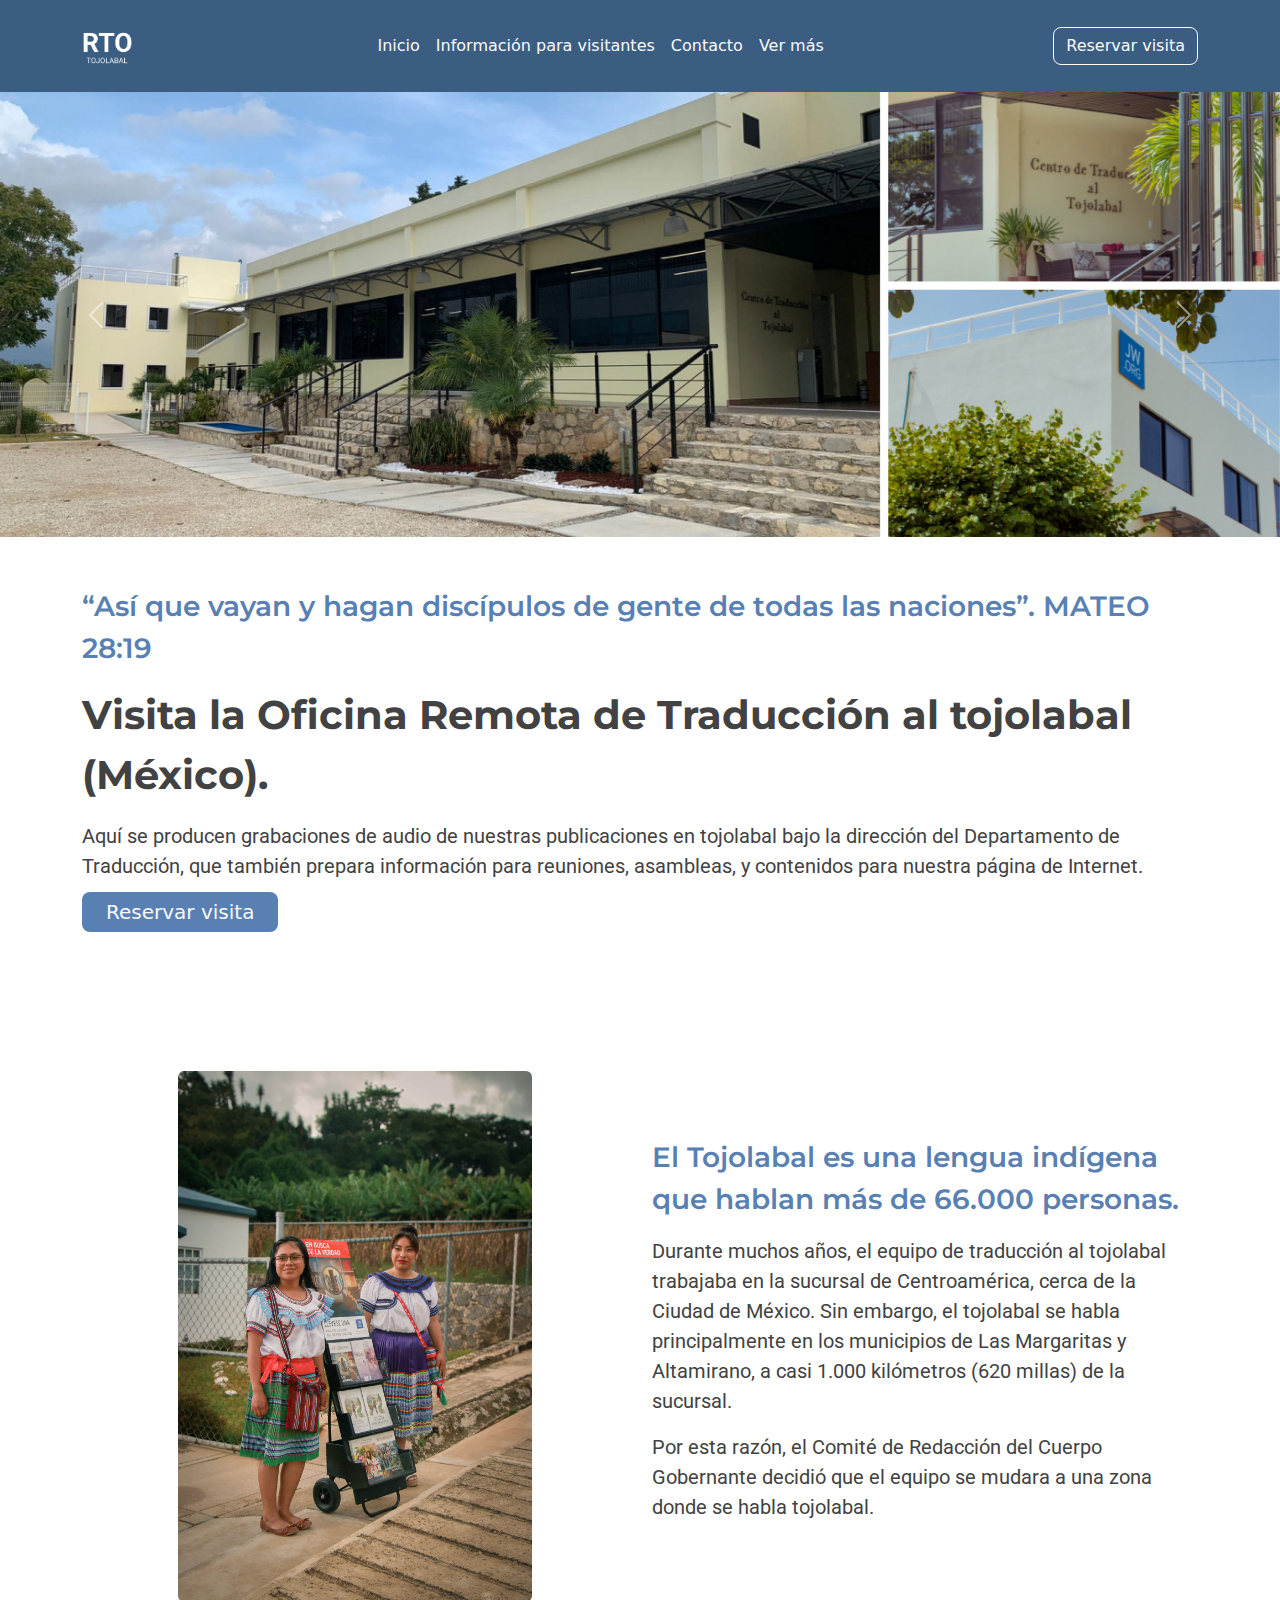
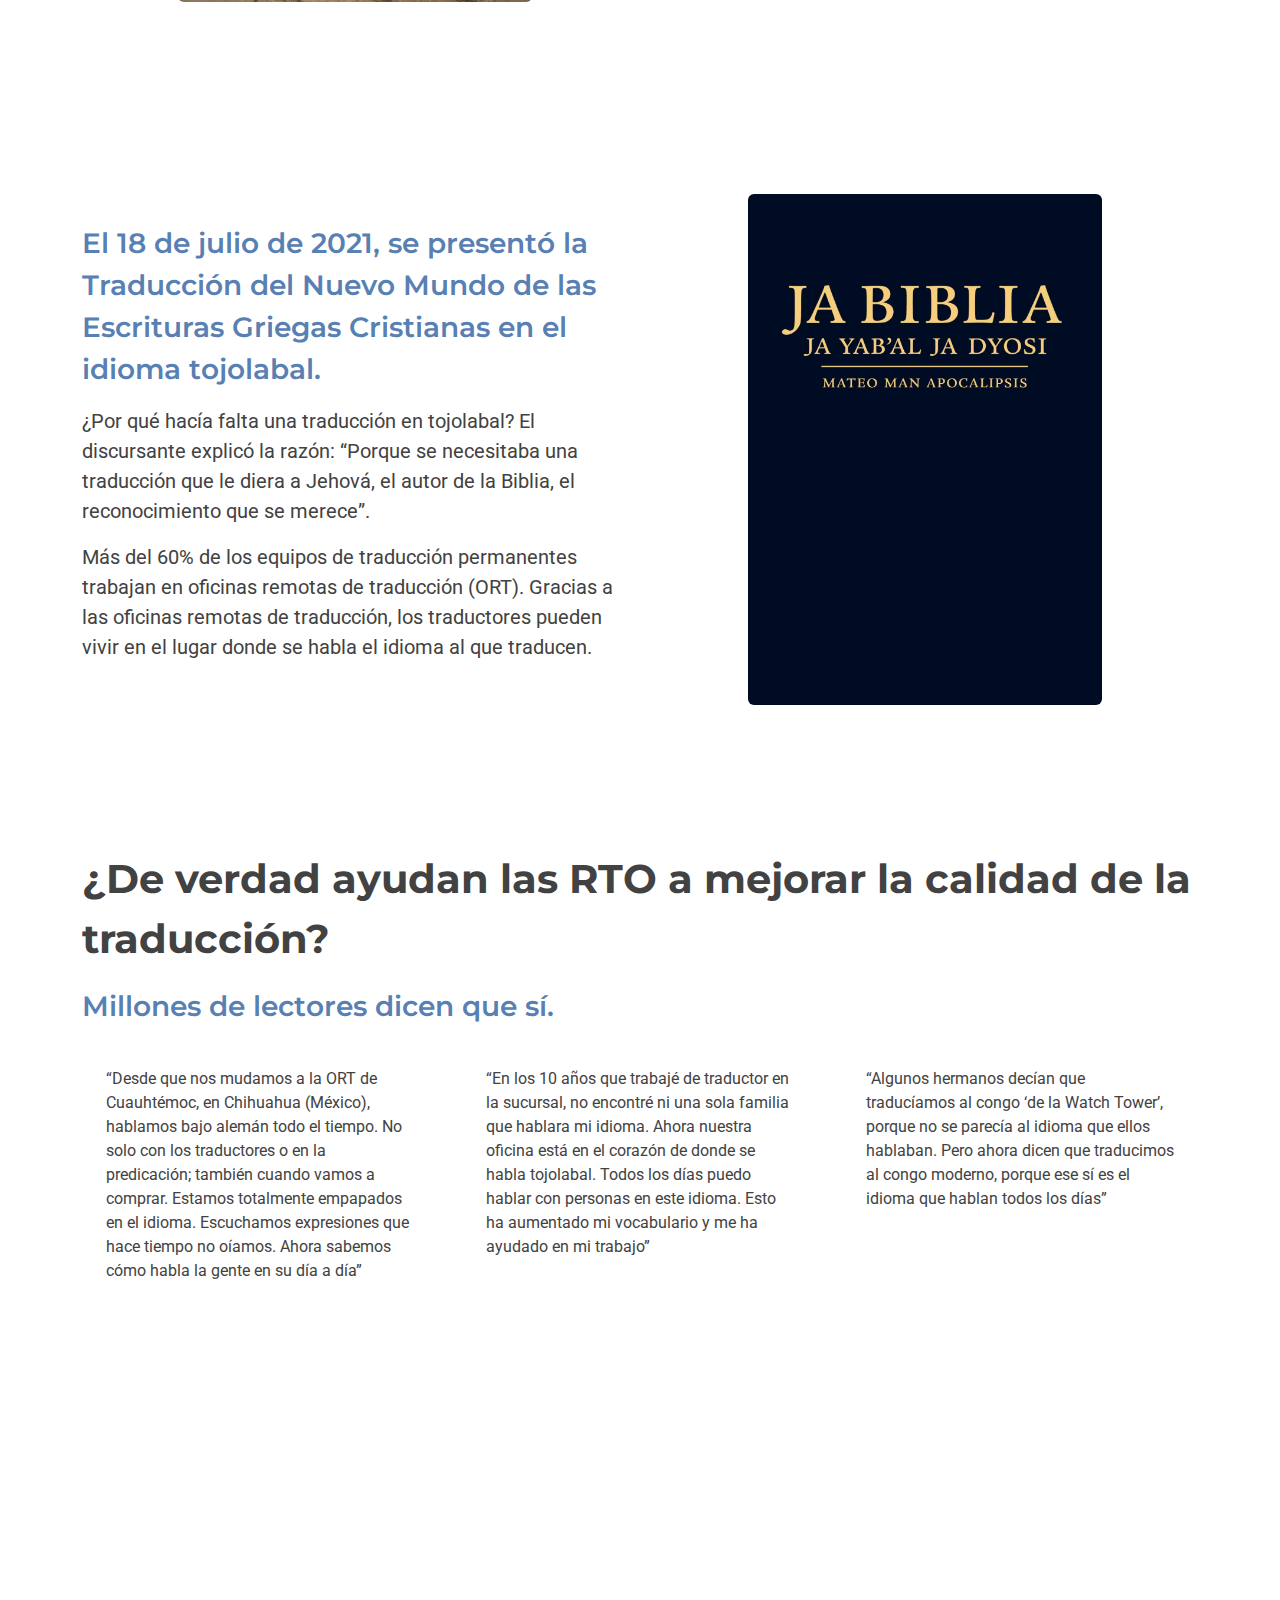
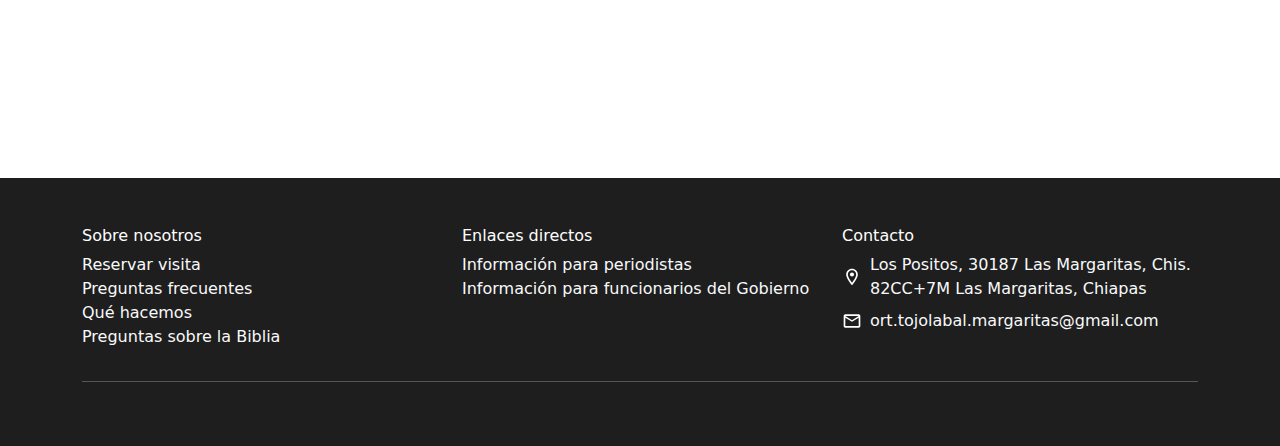
<file: index.html>
<!DOCTYPE html>
<html data-bs-theme="light" lang="es-mx">

<head>
    <meta charset="utf-8">
    <meta name="viewport" content="width=device-width, initial-scale=1.0, shrink-to-fit=no">
    <title>RTOtojolabal</title>
    <link rel="stylesheet" href="assets/bootstrap/css/bootstrap.min.css">
    <link rel="stylesheet" href="assets/css/style.css">
    <link rel="preconnect" href="https://fonts.googleapis.com">
    <link rel="preconnect" href="https://fonts.gstatic.com" crossorigin>
    <link href="https://fonts.googleapis.com/css2?family=Montserrat:ital,wght@0,100..900;1,100..900&display=swap" rel="stylesheet">
    <link href="https://fonts.googleapis.com/css2?family=Roboto:ital,wght@0,100;0,300;0,400;0,500;0,700;0,900;1,100;1,300;1,400;1,500;1,700;1,900&display=swap" rel="stylesheet">
</head>

<body>
    <nav class="navbar navbar-expand-md py-3" style="background-color: #3B5D82;">
        <div class="container">
            <a class="navbar-brand d-flex align-items-center" href="index.html">
                <img src="assets/img/toj.png" alt="Bootstrap" width="50" height="50">
            </a>
            <button data-bs-toggle="collapse" class="navbar-toggler" data-bs-target="#navcol-3">
                <span class="visually-hidden">Toggle navigation</span>
                <span class="navbar-toggler-icon"></span>
            </button>
            <div class="collapse navbar-collapse" id="navcol-3">
                <ul class="navbar-nav mx-auto">
                    <li class="nav-item">
                        <a class="nav-link active link-light" href="index.html">Inicio</a>
                    </li>
                    <li class="nav-item">
                        <a class="nav-link active link-light" href="informacion.html">Información para visitantes</a>
                    </li>
                    <li class="nav-item">
                        <a class="nav-link link-light" href="#contacto">Contacto</a>
                    </li>
                    <li class="nav-item">
                        <a class="nav-link link-light" href="mas.html">Ver más</a>
                    </li>
                </ul>
                <a class="btn boton link-light" href="https://forms.gle/vn2BjQ1gZtzSnFsu7">Reservar visita</a>
            </div>
        </div>
    </nav>

    <div id="carouselExample" class="carousel slide">
        <div class="carousel-inner">
          <div class="carousel-item active">
            <img src="assets/img/im1.jpg" class="d-block w-100" alt="...">
          </div>
          <div class="carousel-item">
            <img src="assets/img/im2.jpg" class="d-block w-100" alt="...">
          </div>
          <div class="carousel-item">
            <img src="assets/img/im3.jpg" class="d-block w-100" alt="...">
          </div>
        </div>
        <button class="carousel-control-prev" type="button" data-bs-target="#carouselExample" data-bs-slide="prev">
          <span class="carousel-control-prev-icon" aria-hidden="true"></span>
          <span class="visually-hidden">Previous</span>
        </button>
        <button class="carousel-control-next" type="button" data-bs-target="#carouselExample" data-bs-slide="next">
          <span class="carousel-control-next-icon" aria-hidden="true"></span>
          <span class="visually-hidden">Next</span>
        </button>
    </div>

    <section class="py-4 py-xl-5">
        <div class="container h-100">
            <div class="row h-100">
                <div class="d-flex d-sm-flex d-md-flex">
                    <div>
                        <p class="subtitulo">“Así que vayan y hagan discípulos de gente de todas las naciones”. MATEO 28:19</p>
                        <p class="titulo">Visita la Oficina Remota de Traducción al tojolabal (México).</p>
                        <p class="subparrafo">Aquí se producen grabaciones de audio de nuestras publicaciones en tojolabal bajo la dirección del Departamento de Traducción, que también prepara información para reuniones, asambleas, y contenidos para nuestra página de Internet.</p>
                        <a class="btn-primary botonprincipal link-light fs-5 me-2 py-2 px-4" href="https://forms.gle/vn2BjQ1gZtzSnFsu7">Reservar visita</a>
                    </div>
                </div>
            </div>
        </div>
    </section>
    
    <div class="container">
        <div class="row gy-4 gy-md-0">
            <div class="col-md-6">
                <div class="p-xl-5 m-xl-5">
                    <img class="rounded img-fluid w-100 fit-cover" style="min-height: 300px;" src="assets/img/IMG_2830.jpg">
                </div>
            </div>
            <div class="col-md-6 d-md-flex align-items-md-center">
                <div>
                    <p class="subtitulo">El Tojolabal es una lengua indígena que hablan más de 66.000 personas.</p>
                    <p class="parrafo">Durante muchos años, el equipo de traducción al tojolabal trabajaba en la sucursal de Centroamérica, cerca de la Ciudad de México. Sin embargo, el tojolabal se habla principalmente en los municipios de Las Margaritas y Altamirano, a casi 1.000 kilómetros (620 millas) de la sucursal.</p>
                    <p class="parrafo">Por esta razón, el Comité de Redacción del Cuerpo Gobernante decidió que el equipo se mudara a una zona donde se habla tojolabal.</p>
                </div>
            </div>
        </div>
    </div>

    <div class="container">
        <div class="row gy-4 gy-md-0">
            <div class="col-md-6 d-md-flex align-items-md-center">
                <div>
                    <p class="subtitulo">El 18 de julio de 2021, se presentó la Traducción del Nuevo Mundo de las Escrituras Griegas Cristianas en el idioma tojolabal.</p>
                    <p class="parrafo">¿Por qué hacía falta una traducción en tojolabal? El discursante explicó la razón: “Porque se necesitaba una traducción que le diera a Jehová, el autor de la Biblia, el reconocimiento que se merece”.</p>
                    <p class="parrafo">Más del 60% de los equipos de traducción permanentes trabajan en oficinas remotas de traducción (ORT). Gracias a las oficinas remotas de traducción, los traductores pueden vivir en el lugar donde se habla el idioma al que traducen.</p>
                </div>
            </div>
            <div class="col-md-6">
                <div class="p-xl-5 m-xl-5">
                    <img class="rounded img-fluid w-100 fit-cover" style="min-height: 300px;" src="assets/img/biblia.jpeg">
                </div>
            </div>
        </div>
    </div>

    <section class="py-4 py-xl-5">
        <div class="container h-100">
            <div class="row h-100">
                <div class="d-flex d-sm-flex d-md-flex">
                    <div>
                        <p class="titulo">¿De verdad ayudan las RTO a mejorar la calidad de la traducción?</p>
                        <p class="subtitulo">Millones de lectores dicen que sí.</p>
                    </div>
                </div>
            </div>
            <div class="row gy-4 row-cols-1 row-cols-sm-2 row-cols-lg-3">
                <div class="col">
                    <div>
                        <p class="p-4 texcard">“Desde que nos mudamos a la ORT de Cuauhtémoc, en Chihuahua (México), hablamos bajo alemán todo el tiempo. No solo con los traductores o en la predicación; también cuando vamos a comprar. Estamos totalmente empapados en el idioma. Escuchamos expresiones que hace tiempo no oíamos. Ahora sabemos cómo habla la gente en su día a día”</p>
                    </div>
                </div>
                <div class="col">
                    <div>
                        <p class="p-4 texcard">“En los 10 años que trabajé de traductor en la sucursal, no encontré ni una sola familia que hablara mi idioma. Ahora nuestra oficina está en el corazón de donde se habla tojolabal. Todos los días puedo hablar con personas en este idioma. Esto ha aumentado mi vocabulario y me ha ayudado en mi trabajo”</p>
                    </div>
                </div>
                <div class="col">
                    <div>
                        <p class="p-4 texcard">“Algunos hermanos decían que traducíamos al congo ‘de la Watch Tower’, porque no se parecía al idioma que ellos hablaban. Pero ahora dicen que traducimos al congo moderno, porque ese sí es el idioma que hablan todos los días”</p>
                    </div>
                </div>
            </div>
        </div>
    </section>
    
    <iframe src="https://www.google.com/maps/embed?pb=!1m18!1m12!1m3!1d3829.045175437023!2d-91.98088482459173!3d16.320635832657917!2m3!1f0!2f0!3f0!3m2!1i1024!2i768!4f13.1!3m3!1m2!1s0x858d25b624fb3589%3A0xff33d7f2690a8cc7!2sJw.%20Org%20Centro%20de%20traducci%C3%B3n%20remota!5e0!3m2!1ses-419!2smx!4v1721771677717!5m2!1ses-419!2smx" width="100%" height="400" style="border:0;" allowfullscreen="" loading="lazy" referrerpolicy="no-referrer-when-downgrade"></iframe>

    <footer id="contacto" style="background-color: #1E1E1E;" class="text-white">
        <div class="container py-4 py-lg-5">
            <div class="row row-cols-1 row-cols-lg-3">
                <div class="col">
                    <h3 class="fs-6">Sobre nosotros</h3>
                    <ul class="list-unstyled">
                        <li><a class="link-light" href="https://forms.gle/vn2BjQ1gZtzSnFsu7">Reservar visita</a></li>
                        <li><a class="link-light" href="https://www.jw.org/es/testigos-de-jehov%C3%A1/preguntas-frecuentes/">Preguntas frecuentes</a></li>
                        <li><a class="link-light" href="https://www.jw.org/es/testigos-de-jehov%C3%A1/qui%C3%A9nes-somos-y-qu%C3%A9-hacemos/">Qué hacemos</a></li>
                        <li><a class="link-light" href="https://www.jw.org/es/ense%C3%B1anzas-b%C3%ADblicas/preguntas/">Preguntas sobre la&nbsp;Biblia</a></li>
                    </ul>
                </div>
                <div class="col">
                    <h3 class="fs-6">Enlaces directos</h3>
                    <ul class="list-unstyled">
                        <li><a class="link-light" href="https://www.jw.org/es/informacion-para-periodistas/">Información para periodistas</a></li>
                        <li><a class="link-light" href="https://www.jw.org/es/legal/">Información para funcionarios del Gobierno</a></li>
                    </ul>
                </div>
                <div class="col">
                    <h3 class="fs-6">Contacto</h3>
                    <div class="d-flex align-items-center mb-2">
                        <span class="d-flex justify-content-center align-items-center me-2 ">
                            <svg xmlns="http://www.w3.org/2000/svg" height="1em" viewBox="0 0 24 24" width="1em" fill="currentColor" class="fs-5">
                                <path d="M0 0h24v24H0V0z" fill="none"></path>
                                <path d="M12 2C8.13 2 5 5.13 5 9c0 5.25 7 13 7 13s7-7.75 7-13c0-3.87-3.13-7-7-7zM7 9c0-2.76 2.24-5 5-5s5 2.24 5 5c0 2.88-2.88 7.19-5 9.88C9.92 16.21 7 11.85 7 9z"></path>
                                <circle cx="12" cy="9" r="2.5"></circle>
                            </svg>
                        </span>
                        <a class="text-align link-light" href="https://maps.app.goo.gl/HFKCxV1KkZRqvtg29">Los Positos, 30187 Las Margaritas, Chis.<br>82CC+7M Las Margaritas, Chiapas</a>
                    </div>
                    <div class="d-flex align-items-center mb-2">
                        <span class="d-flex justify-content-center align-items-center me-2">
                            <svg xmlns="http://www.w3.org/2000/svg" height="1em" viewBox="0 0 24 24" width="1em" fill="currentColor" class="fs-5">
                                <path d="M0 0h24v24H0V0z" fill="none"></path>
                                <path d="M22 6c0-1.1-.9-2-2-2H4c-1.1 0-2 .9-2 2v12c0 1.1.9 2 2 2h16c1.1 0 2-.9 2-2V6zm-2 0l-8 5-8-5h16zm0 12H4V8l8 5 8-5v10z"></path>
                            </svg>
                        </span>
                        <a class="text-align link-light" href="#">ort.tojolabal.margaritas@gmail.com</a>
                    </div>
                </div>
            </div>
            <hr>
            
        </div>
    </footer>
    
    <script src="assets/bootstrap/js/bootstrap.min.js"></script>
</body>

</html>
</file>
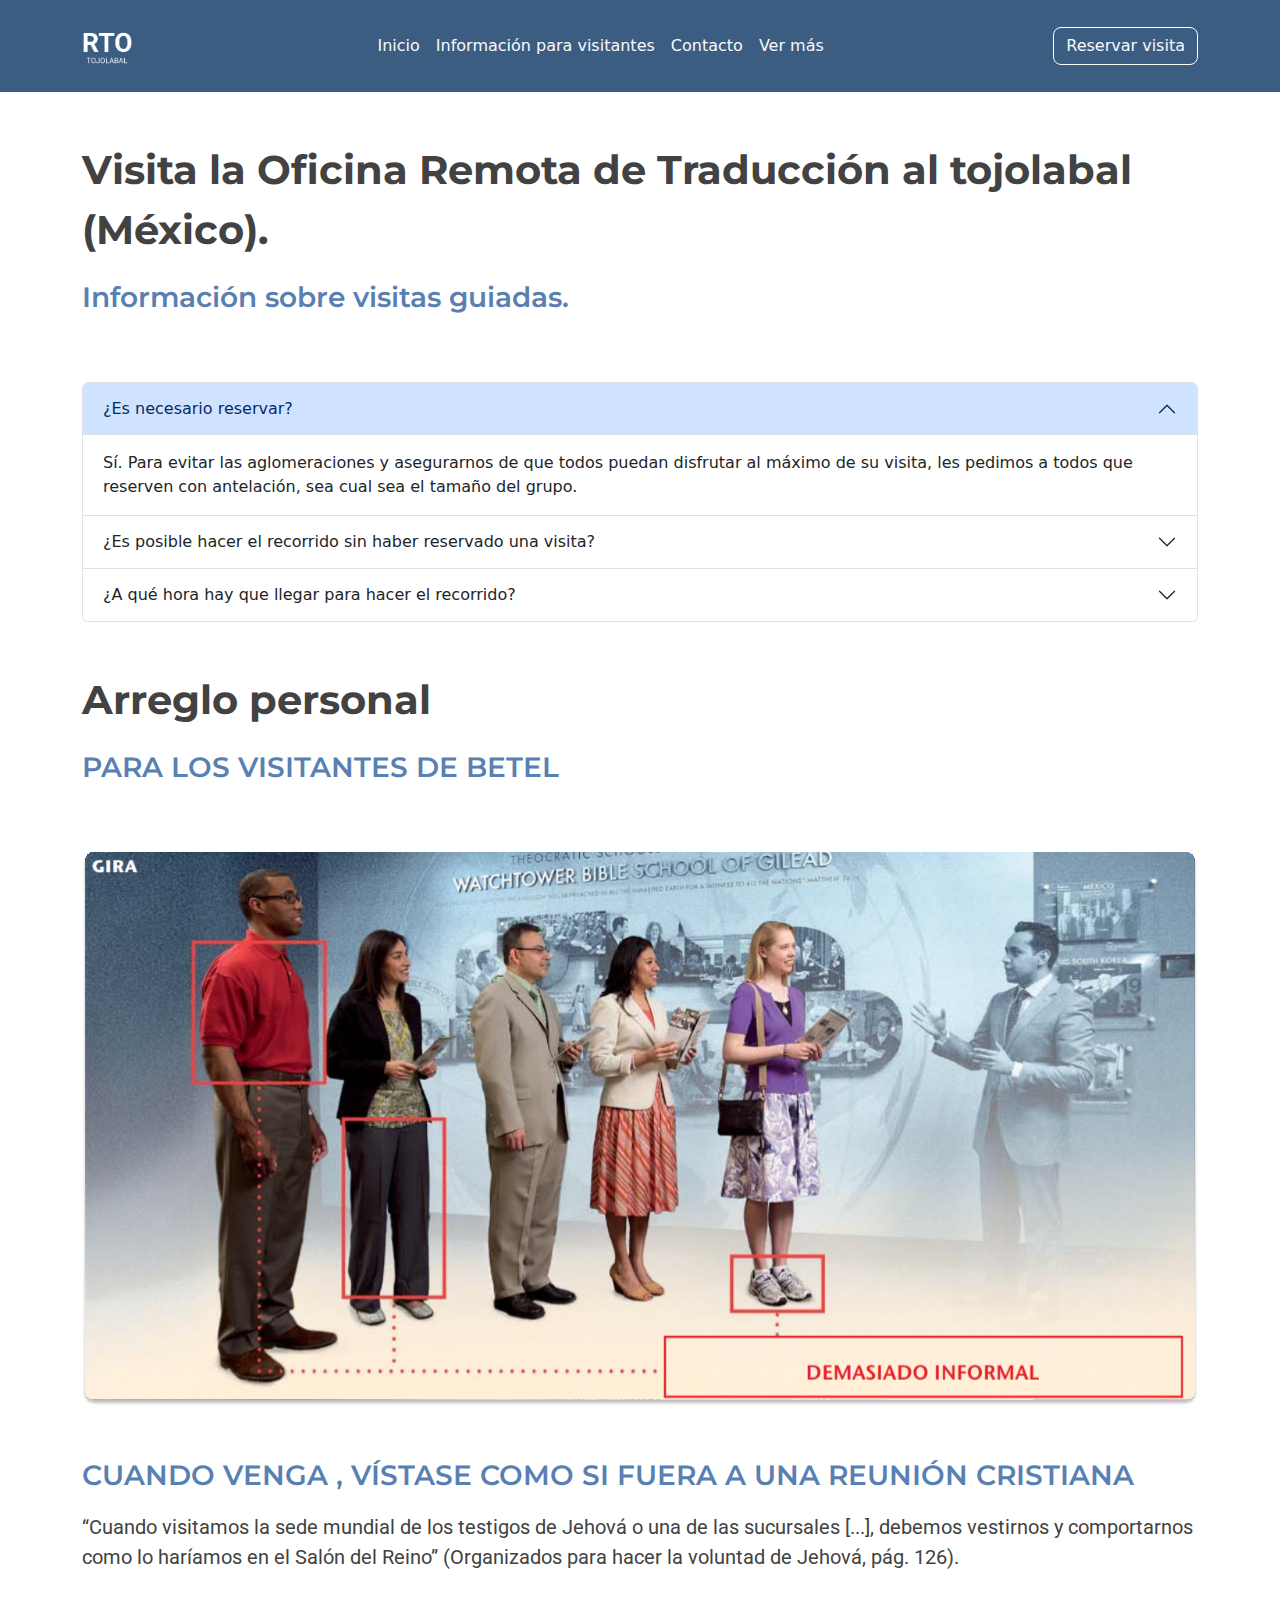
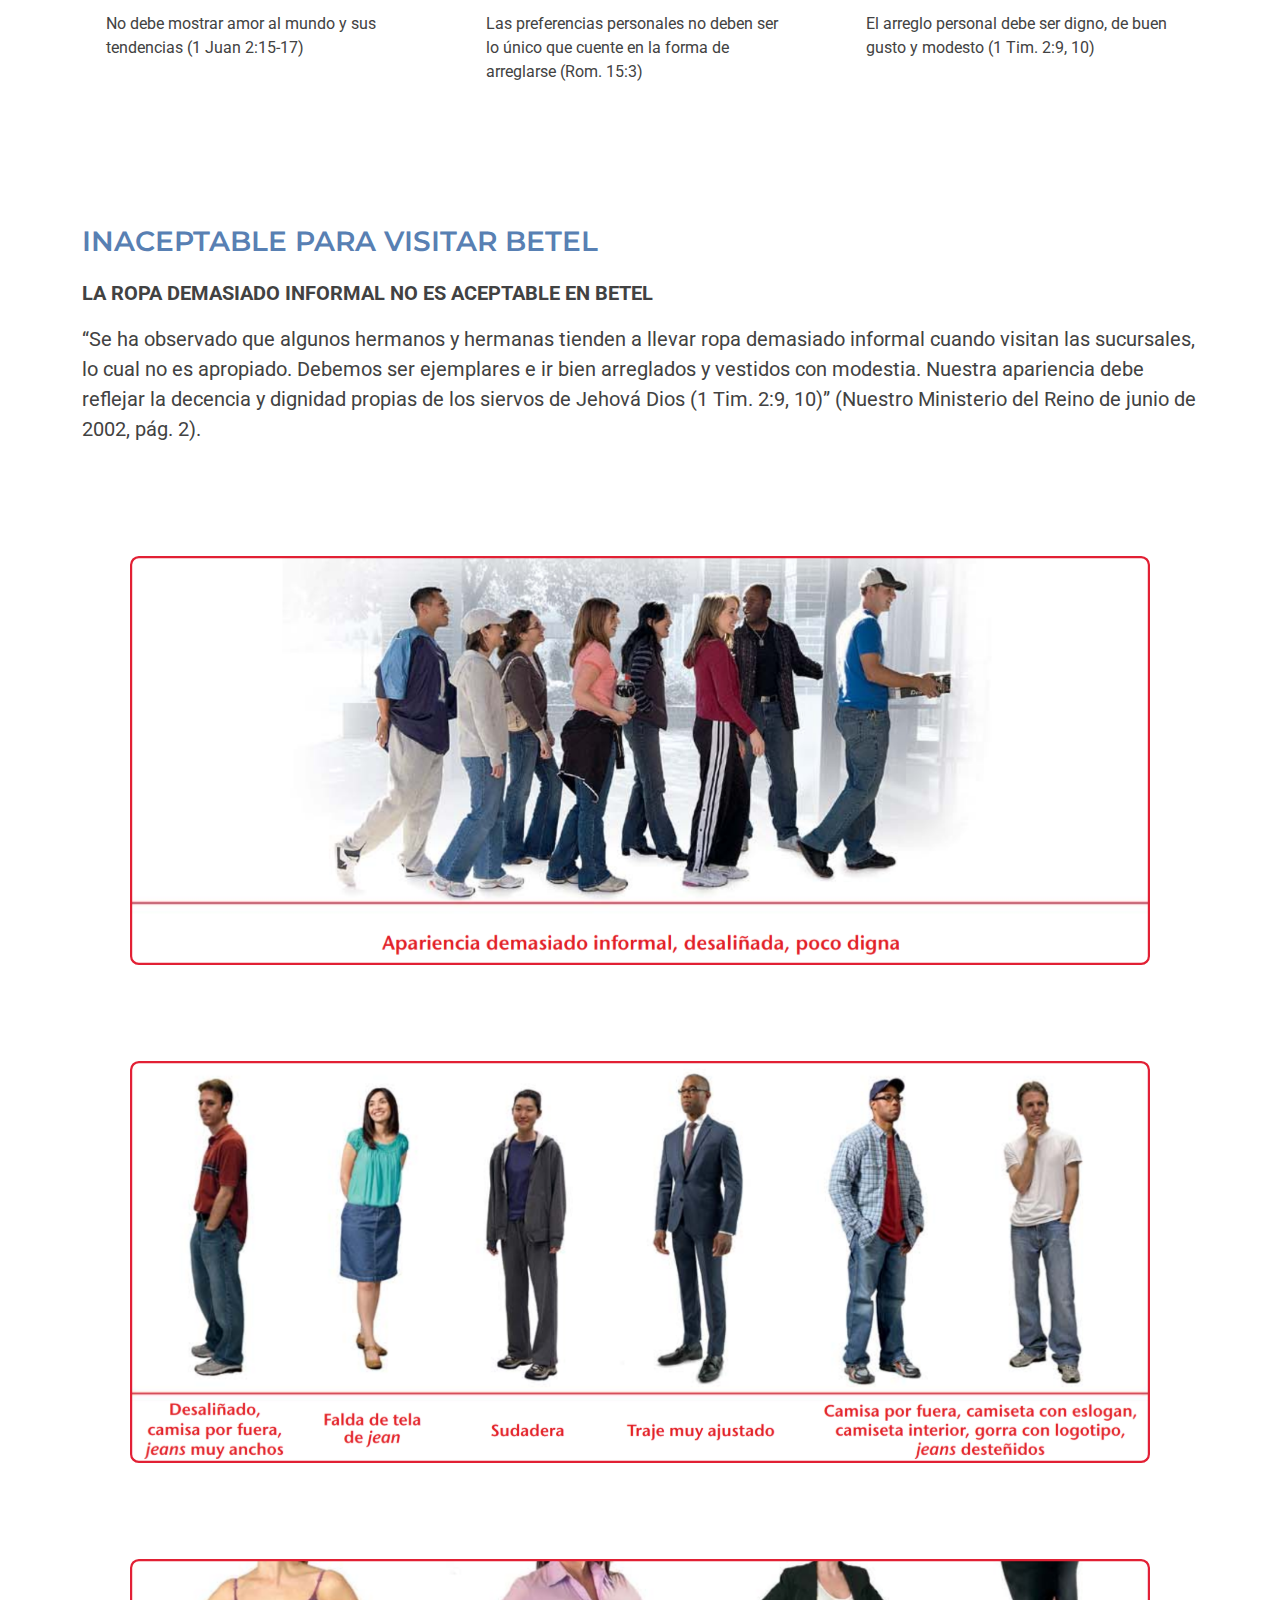
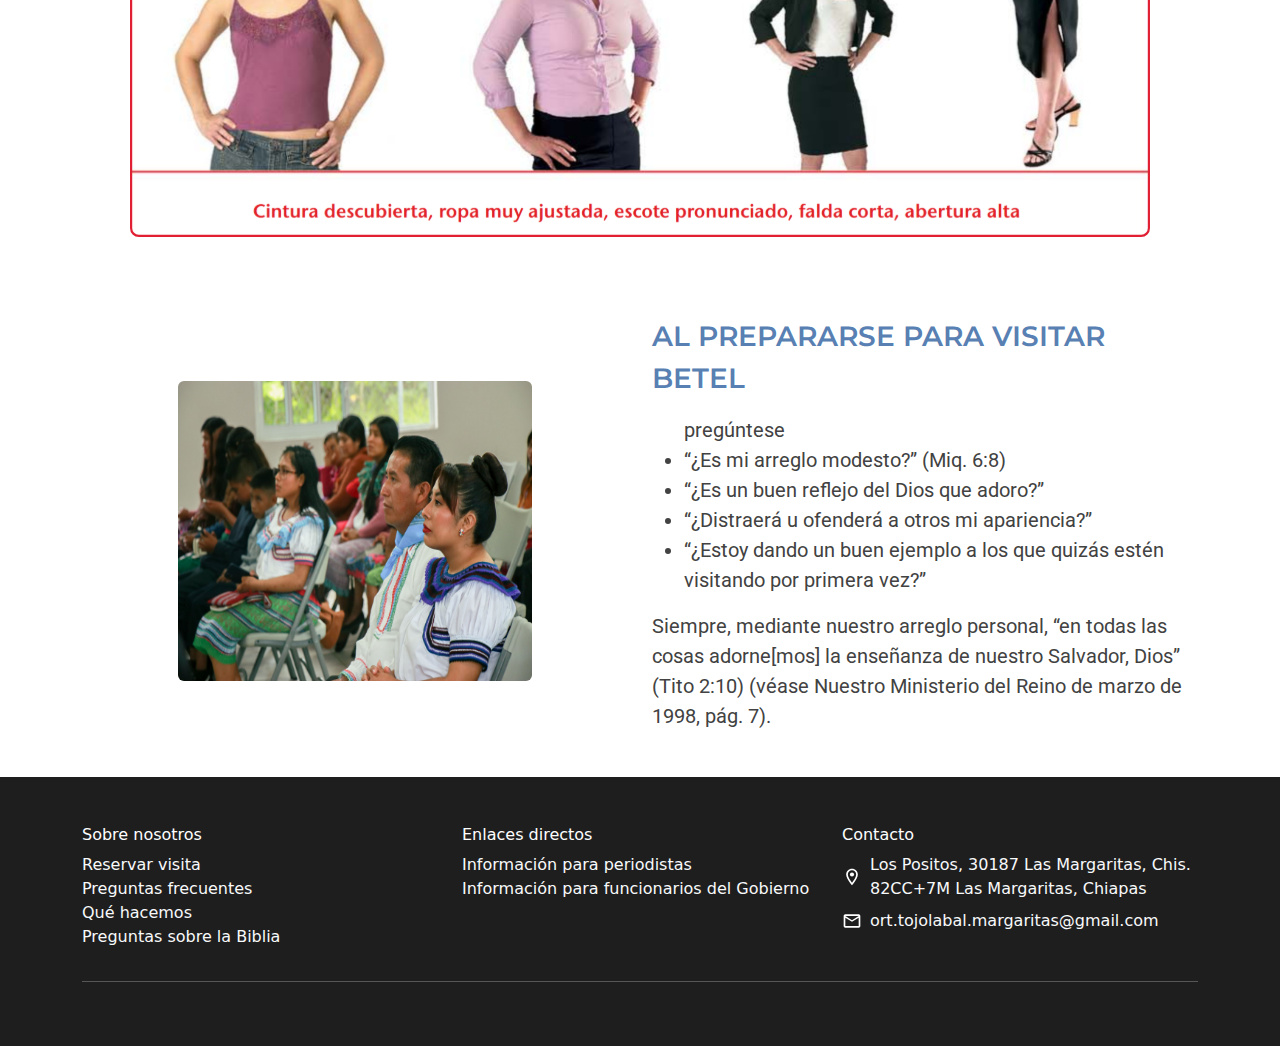
<file: informacion.html>
<!DOCTYPE html>
<html data-bs-theme="light" lang="es-mx">

<head>
    <meta charset="utf-8">
    <meta name="viewport" content="width=device-width, initial-scale=1.0, shrink-to-fit=no">
    <title>RTOtojolabal</title>
    <link rel="stylesheet" href="assets/bootstrap/css/bootstrap.min.css">
    <link rel="stylesheet" href="assets/css/style.css">
    <link rel="preconnect" href="https://fonts.googleapis.com">
    <link rel="preconnect" href="https://fonts.gstatic.com" crossorigin>
    <link href="https://fonts.googleapis.com/css2?family=Montserrat:ital,wght@0,100..900;1,100..900&display=swap" rel="stylesheet">
    <link href="https://fonts.googleapis.com/css2?family=Roboto:ital,wght@0,100;0,300;0,400;0,500;0,700;0,900;1,100;1,300;1,400;1,500;1,700;1,900&display=swap" rel="stylesheet">
</head>

<body>
    <nav class="navbar navbar-expand-md py-3" style="background-color: #3B5D82;">
        <div class="container">
            <a class="navbar-brand d-flex align-items-center" href="index.html">
                <img src="assets/img/toj.png" alt="Bootstrap" width="50" height="50">
            </a>
            <button data-bs-toggle="collapse" class="navbar-toggler" data-bs-target="#navcol-3">
                <span class="visually-hidden">Toggle navigation</span>
                <span class="navbar-toggler-icon"></span>
            </button>
            <div class="collapse navbar-collapse" id="navcol-3">
                <ul class="navbar-nav mx-auto">
                    <li class="nav-item">
                        <a class="nav-link active link-light" href="index.html">Inicio</a>
                    </li>
                    <li class="nav-item">
                        <a class="nav-link active link-light" href="informacion.html">Información para visitantes</a>
                    </li>
                    <li class="nav-item">
                        <a class="nav-link link-light" href="#contacto">Contacto</a>
                    </li>
                    <li class="nav-item">
                        <a class="nav-link link-light" href="mas.html">Ver más</a>
                    </li>
                </ul>
                <a class="btn boton link-light" href="https://forms.gle/vn2BjQ1gZtzSnFsu7">Reservar visita</a>
            </div>
        </div>
    </nav>

    <section class="py-4 py-xl-5">
        <div class="container h-100">
            <div class="row h-100">
                <div class="d-flex d-sm-flex d-md-flex">
                    <div>
                        <p class="titulo">Visita la Oficina Remota de Traducción al tojolabal (México).</p>
                        <p class="subtitulo">Información sobre visitas guiadas.</p>
                    </div>
                </div>
            </div>
        </div>
    </section>

    <div class="container">
        <div class="accordion" role="tablist" id="accordion-1">
            <div class="accordion-item">
                <h2 class="accordion-header" role="tab">
                    <button class="accordion-button" type="button" data-bs-toggle="collapse" data-bs-target="#accordion-1 .item-1" aria-expanded="true" aria-controls="accordion-1 .item-1">¿Es necesario reservar?</button>
                </h2>
                <div class="accordion-collapse collapse show item-1" role="tabpanel" data-bs-parent="#accordion-1">
                    <div class="accordion-body">
                        <p class="mb-0">Sí. Para evitar las aglomeraciones y asegurarnos de que todos puedan disfrutar al máximo de su visita, les pedimos a todos que reserven con antelación, sea cual sea el tamaño del grupo.</p>
                    </div>
                </div>
            </div>
            <div class="accordion-item">
                <h2 class="accordion-header" role="tab">
                    <button class="accordion-button collapsed" type="button" data-bs-toggle="collapse" data-bs-target="#accordion-1 .item-2" aria-expanded="false" aria-controls="accordion-1 .item-2">¿Es posible hacer el recorrido sin haber reservado una visita?</button>
                </h2>
                <div class="accordion-collapse collapse item-2" role="tabpanel" data-bs-parent="#accordion-1">
                    <div class="accordion-body">
                        <p class="mb-0">Si no ha reservado, es posible que no pueda hacer el recorrido. Debido al espacio disponible, solo se permite una cantidad limitada de visitantes por día.</p>
                    </div>
                </div>
            </div>
            <div class="accordion-item">
                <h2 class="accordion-header" role="tab">
                    <button class="accordion-button collapsed" type="button" data-bs-toggle="collapse" data-bs-target="#accordion-1 .item-3" aria-expanded="false" aria-controls="accordion-1 .item-3">¿A qué hora hay que llegar para hacer el recorrido? </button>
                </h2>
                <div class="accordion-collapse collapse item-3" role="tabpanel" data-bs-parent="#accordion-1">
                    <div class="accordion-body">
                        <p class="mb-0">Los visitantes no deben llegar más de 15 minutos antes de la hora programada para su recorrido. De esta forma se evitan las aglomeraciones.</p>
                    </div>
                </div>
            </div>
        </div>
    </div>

    <section class="py-4 py-xl-5">
        <div class="container h-100">
            <div class="row h-100">
                <div class="d-flex d-sm-flex d-md-flex">
                    <div>
                        <p class="titulo">Arreglo personal</p>
                        <p class="subtitulo">PARA LOS VISITANTES DE BETEL</p>
                    </div>
                </div>
            </div>
        </div>
    </section>

    <div class="container">
        <img class="rounded mx-auto d-block img-fluid" src="assets/img/inf1.svg">     
    </div>

    <section class="py-4 py-xl-5">
        <div class="container h-100">
            <div class="row h-100">
                <div class="d-flex d-sm-flex d-md-flex">
                    <div>
                        <p class="subtitulo">CUANDO VENGA , VÍSTASE COMO SI FUERA A UNA REUNIÓN CRISTIANA</p>
                        <p class="subparrafo">“Cuando visitamos la sede mundial de los testigos de Jehová o una de las sucursales [...], debemos vestirnos y comportarnos como lo haríamos en el Salón del Reino” (Organizados para hacer la voluntad de Jehová, pág. 126).</p>
                    </div>
                </div>
            </div>
            <div class="row gy-4 row-cols-1 row-cols-sm-2 row-cols-lg-3">
                <div class="col">
                    <div>
                        <p class="p-4 texcard">No debe mostrar amor al mundo y sus tendencias (1 Juan 2:15-17)</p>
                    </div>
                </div>
                <div class="col">
                    <div>
                        <p class="p-4 texcard">Las preferencias personales no deben ser lo único que cuente en la forma de arreglarse (Rom. 15:3)</p>
                    </div>
                </div>
                <div class="col">
                    <div>
                        <p class="p-4 texcard">El arreglo personal debe ser digno, de buen gusto y modesto (1 Tim. 2:9, 10)</p>
                    </div>
                </div>
            </div>
        </div>
    </section>

    <section class="py-4 py-xl-5">
        <div class="container h-100">
            <div class="row h-100">
                <div class="d-flex d-sm-flex d-md-flex">
                    <div>
                        <p class="subtitulo">INACEPTABLE PARA VISITAR BETEL</p>
                        <p class="subparrafo" style="font-weight: bold;">LA ROPA DEMASIADO INFORMAL NO ES ACEPTABLE EN BETEL</p>
                        <p class="subparrafo">“Se ha observado que algunos hermanos y hermanas tienden a llevar ropa demasiado informal
                            cuando visitan las sucursales, lo cual no es apropiado. Debemos ser ejemplares e ir bien arreglados
                            y vestidos con modestia. Nuestra apariencia debe reflejar la decencia y dignidad propias de los siervos
                            de Jehová Dios (1 Tim. 2:9, 10)” (Nuestro Ministerio del Reino de junio de 2002, pág. 2).
                        </p>
                    </div>
                </div>
            </div>
        </div>
    </section>

    <div class="container">
        <img class="rounded mx-auto d-block img-fluid p-4 p-lg-5" src="assets/img/inf2.svg"> 
        <img class="rounded mx-auto d-block img-fluid p-4 p-lg-5" src="assets/img/inf3.svg"> 
        <img class="rounded mx-auto d-block img-fluid p-4 p-lg-5" src="assets/img/inf4.svg">     
    </div>

    <div class="container">
        <div class="row gy-4 gy-md-0">
            <div class="col-md-6">
                <div class="p-xl-5 m-xl-5">
                    <img class="rounded img-fluid w-100 fit-cover" style="min-height: 300px;" src="assets/img/IMG_2808.jpg">
                </div>
            </div>
            <div class="col-md-6 d-md-flex align-items-md-center">
                <div>
                    <p class="subtitulo">AL PREPARARSE PARA VISITAR BETEL</p>
                    <ul class="parrafo"> pregúntese
                        <li>“¿Es mi arreglo modesto?” (Miq. 6:8) </li>
                        <li>“¿Es un buen reflejo del Dios que adoro?”</li>
                        <li>“¿Distraerá u ofenderá a otros mi apariencia?”</li>
                        <li>“¿Estoy dando un buen ejemplo a los que quizás estén visitando por primera vez?”</li>
                    </ul>
                    <p class="parrafo">Siempre, mediante nuestro arreglo personal, “en todas las cosas adorne[mos] la enseñanza de nuestro Salvador, Dios” (Tito 2:10) (véase Nuestro Ministerio del Reino de marzo de 1998, pág. 7).</p>
                </div>
            </div>
        </div>
    </div>

    <footer id="contacto" style="background-color: #1E1E1E;" class="text-white">
        <div class="container py-4 py-lg-5">
            <div class="row row-cols-1 row-cols-lg-3">
                <div class="col">
                    <h3 class="fs-6">Sobre nosotros</h3>
                    <ul class="list-unstyled">
                        <li><a class="link-light" href="https://forms.gle/vn2BjQ1gZtzSnFsu7">Reservar visita</a></li>
                        <li><a class="link-light" href="https://www.jw.org/es/testigos-de-jehov%C3%A1/preguntas-frecuentes/">Preguntas frecuentes</a></li>
                        <li><a class="link-light" href="https://www.jw.org/es/testigos-de-jehov%C3%A1/qui%C3%A9nes-somos-y-qu%C3%A9-hacemos/">Qué hacemos</a></li>
                        <li><a class="link-light" href="https://www.jw.org/es/ense%C3%B1anzas-b%C3%ADblicas/preguntas/">Preguntas sobre la&nbsp;Biblia</a></li>
                    </ul>
                </div>
                <div class="col">
                    <h3 class="fs-6">Enlaces directos</h3>
                    <ul class="list-unstyled">
                        <li><a class="link-light" href="https://www.jw.org/es/informacion-para-periodistas/">Información para periodistas</a></li>
                        <li><a class="link-light" href="https://www.jw.org/es/legal/">Información para funcionarios del Gobierno</a></li>
                    </ul>
                </div>
                <div class="col">
                    <h3 class="fs-6">Contacto</h3>
                    <div class="d-flex align-items-center mb-2">
                        <span class="d-flex justify-content-center align-items-center me-2 ">
                            <svg xmlns="http://www.w3.org/2000/svg" height="1em" viewBox="0 0 24 24" width="1em" fill="currentColor" class="fs-5">
                                <path d="M0 0h24v24H0V0z" fill="none"></path>
                                <path d="M12 2C8.13 2 5 5.13 5 9c0 5.25 7 13 7 13s7-7.75 7-13c0-3.87-3.13-7-7-7zM7 9c0-2.76 2.24-5 5-5s5 2.24 5 5c0 2.88-2.88 7.19-5 9.88C9.92 16.21 7 11.85 7 9z"></path>
                                <circle cx="12" cy="9" r="2.5"></circle>
                            </svg>
                        </span>
                        <a class="text-align link-light" href="https://maps.app.goo.gl/HFKCxV1KkZRqvtg29">Los Positos, 30187 Las Margaritas, Chis.<br>82CC+7M Las Margaritas, Chiapas</a>
                    </div>
                    <div class="d-flex align-items-center mb-2">
                        <span class="d-flex justify-content-center align-items-center me-2">
                            <svg xmlns="http://www.w3.org/2000/svg" height="1em" viewBox="0 0 24 24" width="1em" fill="currentColor" class="fs-5">
                                <path d="M0 0h24v24H0V0z" fill="none"></path>
                                <path d="M22 6c0-1.1-.9-2-2-2H4c-1.1 0-2 .9-2 2v12c0 1.1.9 2 2 2h16c1.1 0 2-.9 2-2V6zm-2 0l-8 5-8-5h16zm0 12H4V8l8 5 8-5v10z"></path>
                            </svg>
                        </span>
                        <a class="text-align link-light" href="#">ort.tojolabal.margaritas@gmail.com</a>
                    </div>
                </div>
            </div>
            <hr>
        </div>
    </footer>

    <script src="assets/bootstrap/js/bootstrap.min.js"></script>
</body>

</html>
</file>
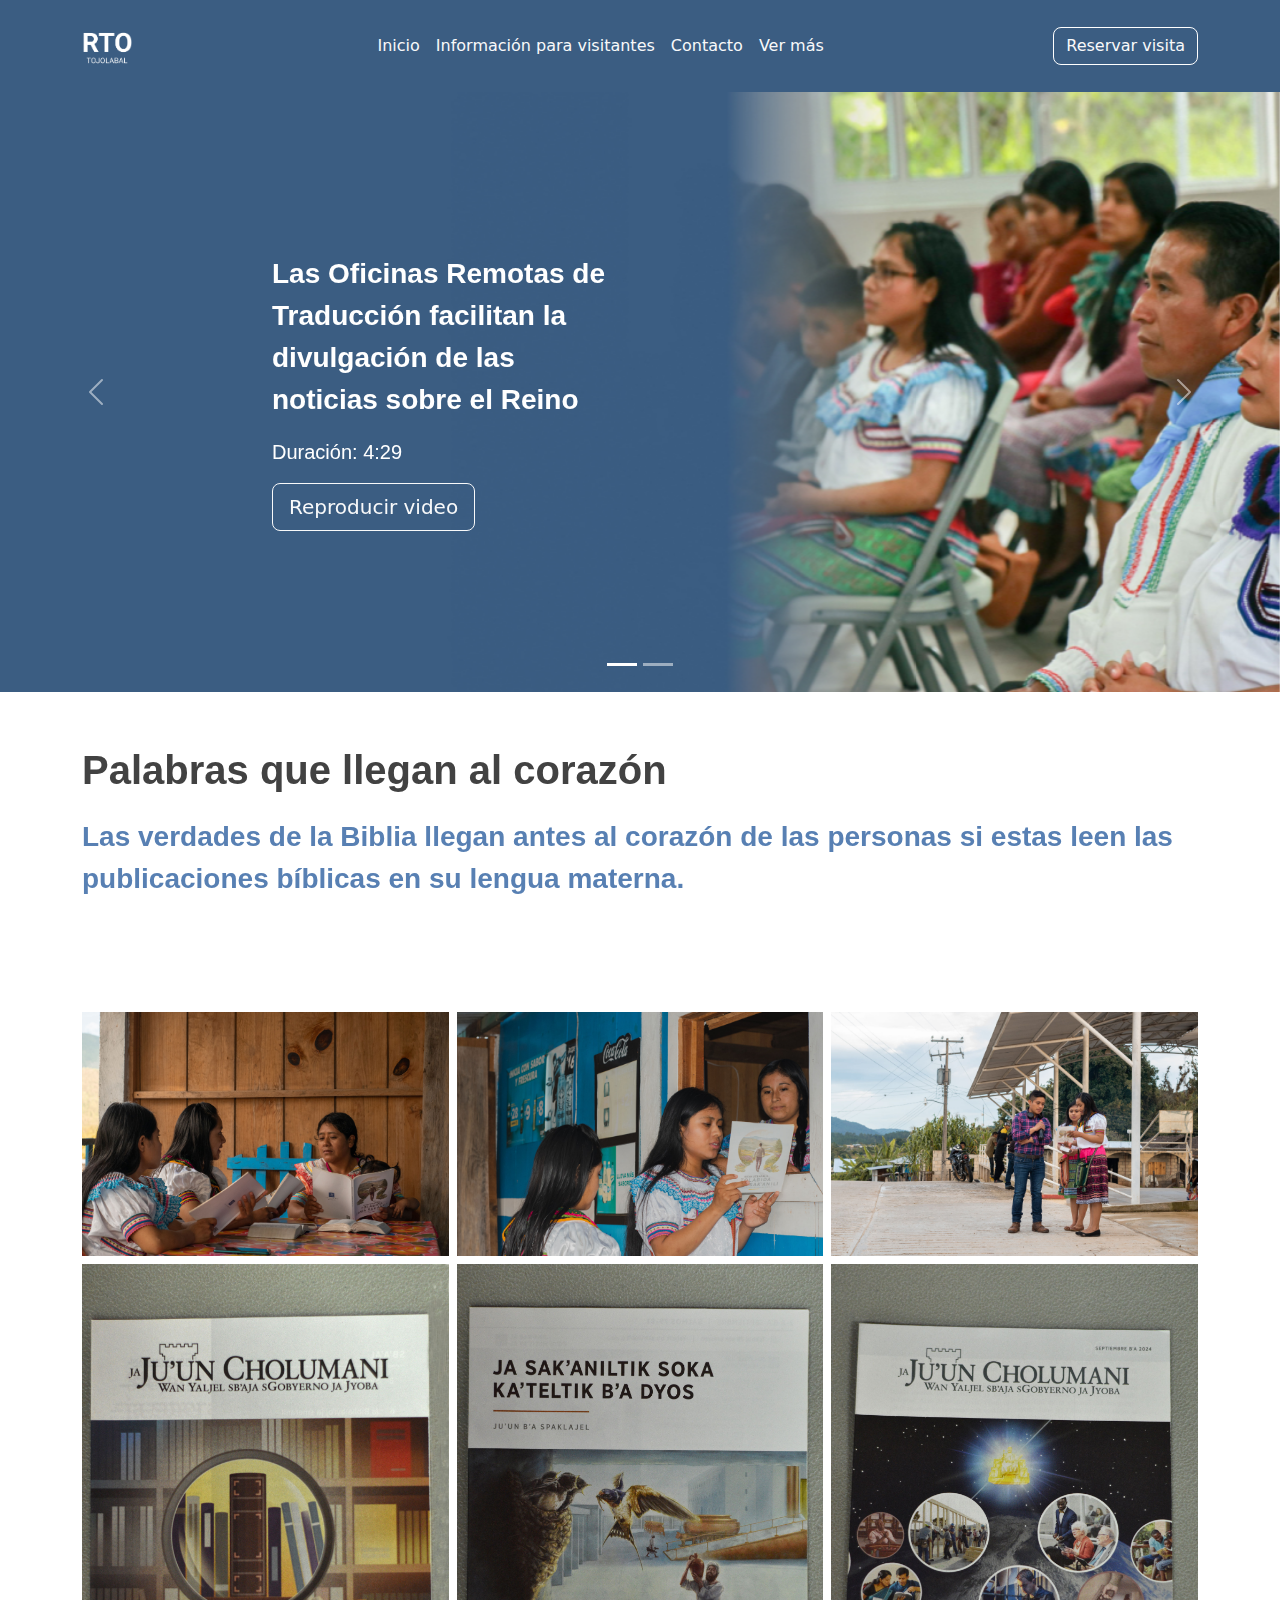
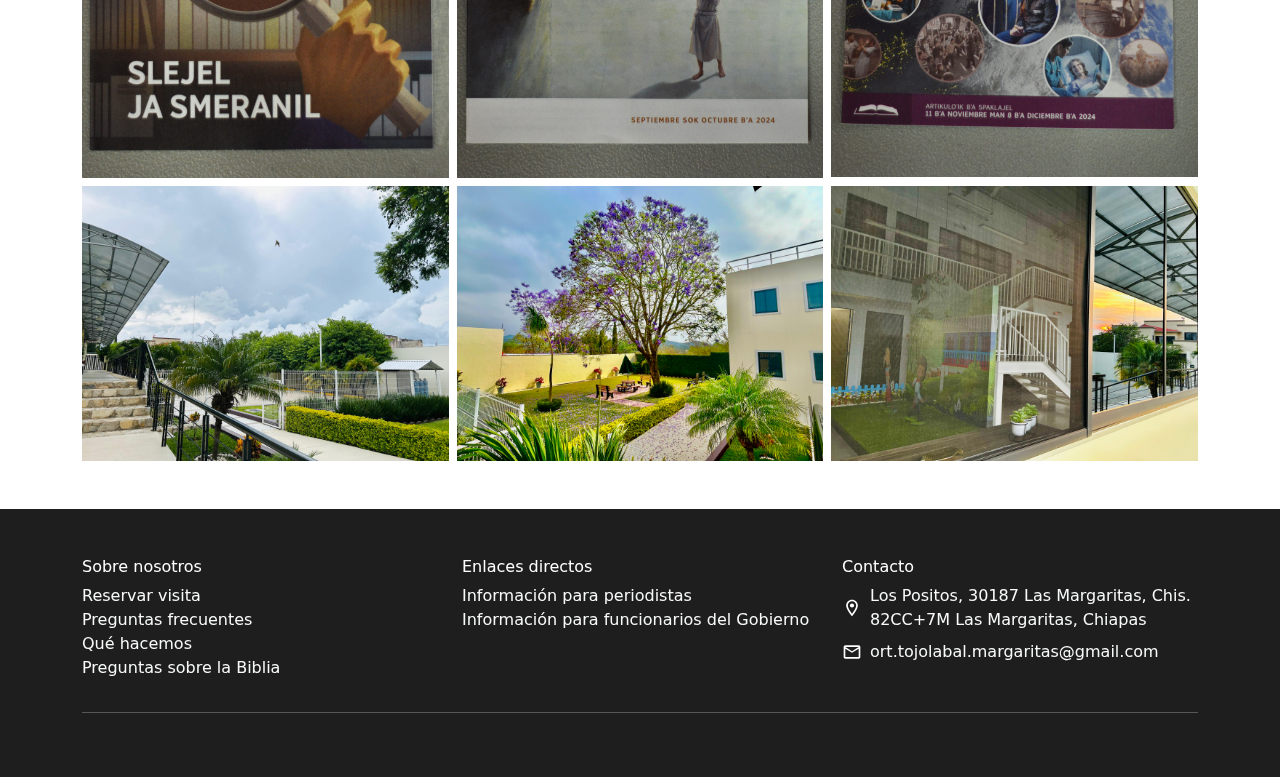
<file: mas.html>
<!DOCTYPE html>
<html data-bs-theme="light" lang="es-mx">

<head>
    <meta charset="utf-8">
    <meta name="viewport" content="width=device-width, initial-scale=1.0, shrink-to-fit=no">
    <title>ort-tojolabal</title>
    <link rel="stylesheet" href="assets/bootstrap/css/bootstrap.min.css">
    <link rel="stylesheet" href="assets/css/style.css">
    <link rel="stylesheet" href="assets/css/Footer-Dark-Multi-Column-icons.css">
    <link rel="stylesheet" href="assets/css/Hero-Clean-images.css">
    <link rel="stylesheet" href="assets/css/Lightbox-Gallery-baguetteBox.min.css">
</head>

<body>

    <nav class="navbar navbar-expand-md py-3" style="background-color: #3B5D82;">
        <div class="container">
            <a class="navbar-brand d-flex align-items-center" href="index.html">
                <img src="assets/img/toj.png" alt="Bootstrap" width="50" height="50">
            </a>
            <button data-bs-toggle="collapse" class="navbar-toggler" data-bs-target="#navcol-3">
                <span class="visually-hidden">Toggle navigation</span>
                <span class="navbar-toggler-icon"></span>
            </button>
            <div class="collapse navbar-collapse" id="navcol-3">
                <ul class="navbar-nav mx-auto">
                    <li class="nav-item">
                        <a class="nav-link active link-light" href="index.html">Inicio</a>
                    </li>
                    <li class="nav-item">
                        <a class="nav-link active link-light" href="informacion.html">Información para visitantes</a>
                    </li>
                    <li class="nav-item">
                        <a class="nav-link link-light" href="#contacto">Contacto</a>
                    </li>
                    <li class="nav-item">
                        <a class="nav-link active link-light" href="mas.html">Ver más</a>
                    </li>
                </ul>
                <a class="btn boton link-light" href="https://forms.gle/vn2BjQ1gZtzSnFsu7">Reservar visita</a>
            </div>
        </div>
    </nav>

    <div class="carousel slide" data-bs-ride="carousel" id="carousel-1" style="height: 600px;">
        <div class="carousel-inner h-100">
            <div class="carousel-item active h-100">
                <img class="w-100 d-block position-absolute h-100 fit-cover" src="assets/img/car.jpg" alt="Slide Image" style="z-index: -1;">
                <div class="container d-flex flex-column justify-content-center h-100">
                    <div class="row">
                        <div class="col-md-6 col-xl-4 offset-md-2">
                            <div style="max-width: 350px;">
                                <p class="titulocarrusel">Las Oficinas Remotas de Traducción facilitan la divulgación de las noticias sobre el Reino</p>
                                <p class="my-3 subcarrusel">Duración: 4:29</p>
                                <a class="btn btn-outline-light btn-lg" style="border-radius: 8px;" role="button" href="https://www.jw.org/es/biblioteca/videos/#es/mediaitems/VODActivitiesTranslation/pub-jwbrd_201505_6_VIDEO">Reproducir video</a>
                            </div>
                        </div>
                    </div>
                </div>
            </div>
            <div class="carousel-item h-100">
                <img class="w-100 d-block position-absolute h-100 fit-cover" src="assets/img/car2.jpg" alt="Slide Image" style="z-index: -1;">
                <div class="container d-flex flex-column justify-content-center h-100">
                    <div class="row">
                        <div class="col-md-6 col-xl-4 offset-md-2">
                            <div style="max-width: 350px;">
                                <p class="titulocarrusel">Logros de la organización: Oficinas remotas de traducción más sencillas</p>
                                <p class="my-3 subcarrusel">Duración: 5:20</p>
                                <a class="btn btn-outline-light btn-lg" style="border-radius: 8px;" role="button" href="https://www.jw.org/es/biblioteca/videos/#es/mediaitems/SeriesOrgAccomplishments/pub-mwbv_202103_3_VIDEO">Reproducir video</a>
                            </div>
                        </div>
                    </div>
                </div>
            </div>
        </div>
        <div>
            <a class="carousel-control-prev" href="#carousel-1" role="button" data-bs-slide="prev">
                <span class="carousel-control-prev-icon"></span>
                <span class="visually-hidden">Previous</span>
            </a>
            <a class="carousel-control-next" href="#carousel-1" role="button" data-bs-slide="next">
                <span class="carousel-control-next-icon"></span>
                <span class="visually-hidden">Next</span>
            </a>
        </div>
        <div class="carousel-indicators">
            <button type="button" data-bs-target="#carousel-1" data-bs-slide-to="0" class="active"></button> 
            <button type="button" data-bs-target="#carousel-1" data-bs-slide-to="1"></button> 
        </div>
    </div>

    <section class="py-4 py-xl-5">
        <div class="container h-100">
            <div class="row h-100">
                <div class="d-flex d-sm-flex d-md-flex">
                    <div>
                        <p class="titulo">Palabras que llegan al corazón</p>
                        <p class="subtitulo">Las verdades de la Biblia llegan antes al corazón de las personas si estas leen las publicaciones bíblicas en su lengua materna.</p>
                    </div>
                </div>
            </div>
        </div>
    </section>

    <section class="photo-gallery py-4 py-xl-5">
        <div class="container">
            <div class="row gx-2 gy-2 row-cols-1 row-cols-md-2 row-cols-xl-3 photos" data-bss-baguettebox="">
                <div class="col item"><a href="assets/img/1.jpg"><img class="img-fluid" src="assets/img/1.jpg"></a></div>
                <div class="col item"><a href="assets/img/2.jpg"><img class="img-fluid" src="assets/img/2.jpg"></a></div>
                <div class="col item"><a href="assets/img/33.jpg"><img class="img-fluid" src="assets/img/33.jpg"></a></div>
                <div class="col item"><a href="assets/img/44.jpg"><img class="img-fluid" src="assets/img/44.jpg"></a></div>
                <div class="col item"><a href="assets/img/55.jpg"><img class="img-fluid" src="assets/img/55.jpg"></a></div>
                <div class="col item"><a href="assets/img/66.jpg"><img class="img-fluid" src="assets/img/66.jpg"></a></div>
                <div class="col item"><a href="assets/img/7.jpeg"><img class="img-fluid" src="assets/img/7.jpeg"></a></div>
                <div class="col item"><a href="assets/img/8.jpeg"><img class="img-fluid" src="assets/img/8.jpeg"></a></div>
                <div class="col item"><a href="assets/img/9.jpeg"><img class="img-fluid" src="assets/img/9.jpeg"></a></div>
            </div>
        </div>
    </section>

    <footer id="contacto" style="background-color: #1E1E1E;" class="text-white">
        <div class="container py-4 py-lg-5">
            <div class="row row-cols-1 row-cols-lg-3">
                <div class="col">
                    <h3 class="fs-6">Sobre nosotros</h3>
                    <ul class="list-unstyled">
                        <li><a class="link-light" href="https://forms.gle/vn2BjQ1gZtzSnFsu7">Reservar visita</a></li>
                        <li><a class="link-light" href="https://www.jw.org/es/testigos-de-jehov%C3%A1/preguntas-frecuentes/">Preguntas frecuentes</a></li>
                        <li><a class="link-light" href="https://www.jw.org/es/testigos-de-jehov%C3%A1/qui%C3%A9nes-somos-y-qu%C3%A9-hacemos/">Qué hacemos</a></li>
                        <li><a class="link-light" href="https://www.jw.org/es/ense%C3%B1anzas-b%C3%ADblicas/preguntas/">Preguntas sobre la&nbsp;Biblia</a></li>
                    </ul>
                </div>
                <div class="col">
                    <h3 class="fs-6">Enlaces directos</h3>
                    <ul class="list-unstyled">
                        <li><a class="link-light" href="https://www.jw.org/es/informacion-para-periodistas/">Información para periodistas</a></li>
                        <li><a class="link-light" href="https://www.jw.org/es/legal/">Información para funcionarios del Gobierno</a></li>
                    </ul>
                </div>
                <div class="col">
                    <h3 class="fs-6">Contacto</h3>
                    <div class="d-flex align-items-center mb-2">
                        <span class="d-flex justify-content-center align-items-center me-2 ">
                            <svg xmlns="http://www.w3.org/2000/svg" height="1em" viewBox="0 0 24 24" width="1em" fill="currentColor" class="fs-5">
                                <path d="M0 0h24v24H0V0z" fill="none"></path>
                                <path d="M12 2C8.13 2 5 5.13 5 9c0 5.25 7 13 7 13s7-7.75 7-13c0-3.87-3.13-7-7-7zM7 9c0-2.76 2.24-5 5-5s5 2.24 5 5c0 2.88-2.88 7.19-5 9.88C9.92 16.21 7 11.85 7 9z"></path>
                                <circle cx="12" cy="9" r="2.5"></circle>
                            </svg>
                        </span>
                        <a class="text-align link-light" href="https://maps.app.goo.gl/HFKCxV1KkZRqvtg29">Los Positos, 30187 Las Margaritas, Chis.<br>82CC+7M Las Margaritas, Chiapas</a>
                    </div>
                    <div class="d-flex align-items-center mb-2">
                        <span class="d-flex justify-content-center align-items-center me-2">
                            <svg xmlns="http://www.w3.org/2000/svg" height="1em" viewBox="0 0 24 24" width="1em" fill="currentColor" class="fs-5">
                                <path d="M0 0h24v24H0V0z" fill="none"></path>
                                <path d="M22 6c0-1.1-.9-2-2-2H4c-1.1 0-2 .9-2 2v12c0 1.1.9 2 2 2h16c1.1 0 2-.9 2-2V6zm-2 0l-8 5-8-5h16zm0 12H4V8l8 5 8-5v10z"></path>
                            </svg>
                        </span>
                        <a class="text-align link-light" href="#">ort.tojolabal.margaritas@gmail.com</a>
                    </div>
                </div>
            </div>
            <hr>
        </div>
    </footer>

    <script src="assets/bootstrap/js/bootstrap.min.js"></script>
    <script src="assets/js/Lightbox-Gallery-baguetteBox.min.js"></script>
    <script src="assets/js/Lightbox-Gallery.js"></script>
</body>

</html>
</file>
<file: assets/css/style.css>
.boton{
  border-radius: 8px;
  border-color: #ffffff;
}

.botonprincipal{
    background-color: #5880B3;
    text-decoration: none;
    border-radius: 8px;
    border-color: none;
}

.titulo{
    font-family: "Montserrat", sans-serif;
    font-optical-sizing: auto;
    font-weight: bold;
    font-style: normal;
    font-size: 40px;
    color: #424242;
}

.titulocarrusel{
    font-family: "Montserrat", sans-serif;
    font-optical-sizing: auto;
    font-weight: bold;
    font-style: normal;
    font-size: 28px;
    color: #ffffff;
}

.subtitulo{
    font-family: "Montserrat", sans-serif;
    font-optical-sizing: auto;
    font-weight: 600;
    font-style: normal;
    font-size: 28px;
    color: #5880B3;
}

.subparrafo{
    font-family: "Roboto", sans-serif;
    font-weight: 400;
    font-style: normal;
    font-size: 20px;
    color: #424242;
}

.subcarrusel{
    font-family: "Roboto", sans-serif;
    font-weight: 400;
    font-style: normal;
    font-size: 20px;
    color: #ffffff;
}

.parrafo{
    font-family: "Roboto", sans-serif;
    font-weight: 400;
    font-style: normal;
    font-size: 20px;
    color: #424242;
}

.texcard{
    font-family: "Roboto", sans-serif;
    font-weight: 400;
    font-style: normal;
    font-size: 16px;
    color: #424242;
}

a{
    text-decoration: none;
}
</file>
<file: assets/css/Footer-Dark-Multi-Column-icons.css>
.bs-icon {
  --bs-icon-size: .75rem;
  display: flex;
  flex-shrink: 0;
  justify-content: center;
  align-items: center;
  font-size: var(--bs-icon-size);
  width: calc(var(--bs-icon-size) * 2);
  height: calc(var(--bs-icon-size) * 2);
  color: var(--bs-primary);
}

.bs-icon-xs {
  --bs-icon-size: 1rem;
  width: calc(var(--bs-icon-size) * 1.5);
  height: calc(var(--bs-icon-size) * 1.5);
}

.bs-icon-sm {
  --bs-icon-size: 1rem;
}

.bs-icon-md {
  --bs-icon-size: 1.5rem;
}

.bs-icon-lg {
  --bs-icon-size: 2rem;
}

.bs-icon-xl {
  --bs-icon-size: 2.5rem;
}

.bs-icon.bs-icon-primary {
  color: var(--bs-white);
  background: var(--bs-primary);
}

.bs-icon.bs-icon-primary-light {
  color: var(--bs-primary);
  background: rgba(var(--bs-primary-rgb), .2);
}

.bs-icon.bs-icon-semi-white {
  color: var(--bs-primary);
  background: rgba(255, 255, 255, .5);
}

.bs-icon.bs-icon-rounded {
  border-radius: .5rem;
}

.bs-icon.bs-icon-circle {
  border-radius: 50%;
}
</file>
<file: assets/css/Hero-Clean-images.css>
.fit-cover {
  object-fit: cover;
}
</file>
